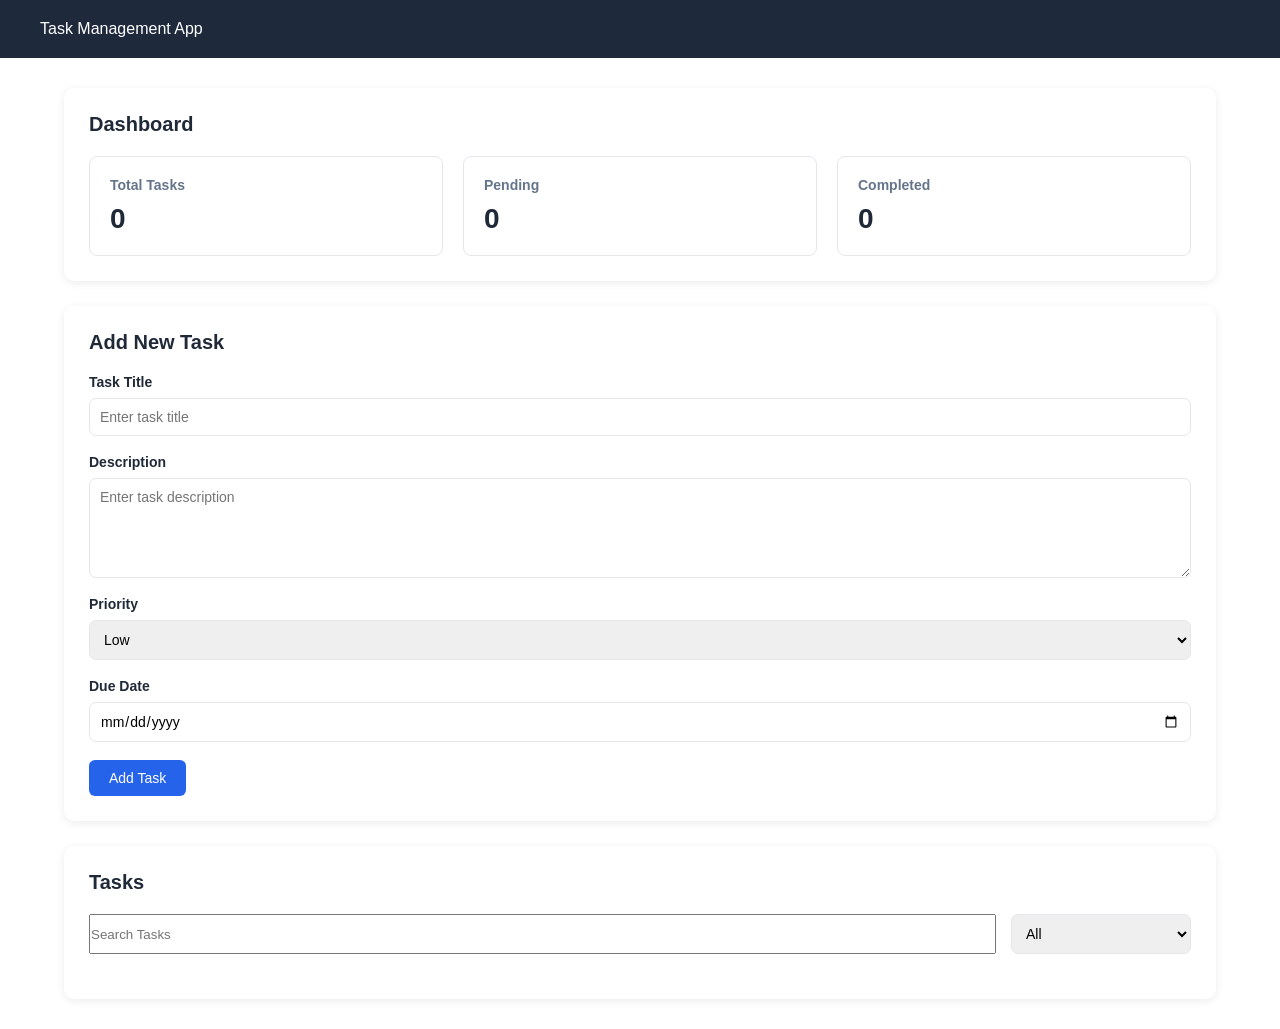
<file: index.html>
<!DOCTYPE html>
<html lang="en">
<head>
    <meta charset="UTF-8">
    <meta name="viewport" content="width=device-width, initial-scale=1.0">
    <title>Task Management App</title>
    <link rel="stylesheet" href="style.css">

</head>
<body>
    <header>Task Management App</header>
    <main>
        <section class="dashboard">
            <h2>Dashboard</h2>
            <div class="dashboard-cards">

    <div>
        <h3>Total Tasks</h3>
        <p id="totalTasks">0</p>
    </div>

    <div>
        <h3>Pending</h3>
        <p id="pendingTasks">0</p>
    </div>

    <div>
        <h3>Completed</h3>
        <p id="completedTasks">0</p>
    </div>

</div>
        </section>
        <!-- add new task -->

    <section>
        <h2>Add New Task</h2>
        <form action="" id="taskForm">
<div>
    <label for="taskTitle" >Task Title</label>
    <input type="text" id="taskTitle" placeholder="Enter task title "
    required>
</div>
<div>
    <label for="taskDescription" >Description</label>
  <textarea id="taskDescription"
  placeholder="Enter task description"
  ></textarea>
</div>
<div>
    <label for="taskPriority">Priority</label>
    <select id="taskPriority">
        <option value="low">Low</option>
        <option value="medium">Medium</option>
        <option value="high">High</option>
    </select>
</div>

<div>
    <label for="taskDate">Due Date</label>
    <input type="date" id="taskDate">
</div>
<button type="submit">
    Add Task
</button>
        </form>
    </section>
    <!-- task list 
      -->

      <section>
    <h2>Tasks</h2>
    <div class="task-controls">
        <input type="text" id="searchTask"
        placeholder="Search Tasks">

        <select id="filterStatus">
            <option value="all">All</option>
            <option value="pending">Pending</option>
            <option value="completed" >Completed</option>
        </select>
    </div>

    <div id="taskList">
        <!-- this is will be added by using javascript -->
    </div>
      </section>
    </main>
     <script src="script.js"></script>
</body>
</html>
</file>
<file: style.css>
*{
    margin:0;
    padding:0;
    box-sizing:border-box;
  
}

body{
    font-family: arial,sans-serif;
    background: color #f5f5f5;
    color:#1f2937;
}

header{
   background-color:#1e293b;
   color:white;
padding: 20px 40px;
}
header h1{
    font-size:24px;
}

main{
    width:90%;
    max-width:1200px;
    margin:30px auto;
    

}

section{
    background-color:white;
    padding:25px;

    margin-bottom:25px;
    border-radius:10px;
    box-shadow: 0 2px 8px rgba(0, 0, 0, 0.08);
}

section h2{
    margin-bottom:20px;
    font-size:20px;
}
.dashboard-cards{
    display: grid;
        grid-template-columns: repeat(3, 1fr);
        gap: 20px;

}
.dashboard-cards>div {
border:1px solid #e5e7eb;
padding:20px;
border-radius:8px;
}
.dashboard-cards h3{
    font-size:14px;
    margin-bottom:10px;
    color: #64748b;
} 

 .dashboard-cards p{
    font-size:28px;
    font-weight:bold;
}

/* add task-section */

form{
    display:grid;
    gap:18px;
}

form div{
    display:flex;
    flex-direction:column;
    gap:8px;
}

form label{
    font-size:14px;
    font-weight:600;
   
}
form input, form textarea,select{
    padding :10px;
    border:1px solid #e5e7eb;
    border-radius:7px;
    width: 100%;
    font-size:14px;
    font-family: inherit;
}

textarea{
    resize: vertical;
    min-height: 100px;
  
}

input:focus,
textarea:focus,
select:focus {
    outline: none;
    border-color: #2563eb;
}
button{
    width: fit-content;
    padding: 10px 20px;
    background-color: #2563eb;
    border:none;
    color:white;
    border-radius:6px;
    font-size: 14px;
        cursor: pointer;
}
button:hover{
    background-color: #1d4ed8;
}

.task-controls{
    display:flex;
    gap:15px;
    margin-bottom:20px

}
.task-controls input {
    flex: 1;
}
.task-controls select {
    width: 180px;
}
@media (max-width: 768px) {

    .dashboard-cards {
        grid-template-columns: 1fr;
    }

    .task-controls {
        flex-direction: column;
    }

    .task-controls select {
        width: 100%;
    }

    header {
        padding: 20px;
    }

    main {
        width: 95%;
    }
}


.task-card{

border: 1px solid #e5e7eb;
padding:20px;
border-radius:8px;
margin-bottom:15px;
background-color: #ffffff;
}

.task-card h3 {
    margin-bottom:10px;
   
}
.task-card p{
    margin-bottom:6px;


}
</file>
<file: css/style.css>
*{
    margin:0;
    padding:0;
    box-sizing:border-box;
  
}

body{
    font-family: arial,sans-serif;
    background: color #f5f5f5;
    color:#1f2937;
}

header{
   background-color:#1e293b;
   color:white;
padding: 20px 40px;
}
header h1{
    font-size:24px;
}

main{
    width:90%;
    max-width:1200px;
    margin:30px auto;
    

}

section{
    background-color:white;
    padding:25px;

    margin-bottom:25px;
    border-radius:10px;
    box-shadow: 0 2px 8px rgba(0, 0, 0, 0.08);
}

section h2{
    margin-bottom:20px;
    font-size:20px;
}
.dashboard-cards{
    display: grid;
        grid-template-columns: repeat(3, 1fr);
        gap: 20px;

}
.dashboard-cards>div {
border:1px solid #e5e7eb;
padding:20px;
border-radius:8px;
}
.dashboard-cards h3{
    font-size:14px;
    margin-bottom:10px;
    color: #64748b;
} 

 .dashboard-cards p{
    font-size:28px;
    font-weight:bold;
}

/* add task-section */

form{
    display:grid;
    gap:18px;
}

form div{
    display:flex;
    flex-direction:column;
    gap:8px;
}

form label{
    font-size:14px;
    font-weight:600;
   
}
form input, form textarea,select{
    padding :10px;
    border:1px solid #e5e7eb;
    border-radius:7px;
    width: 100%;
    font-size:14px;
    font-family: inherit;
}

textarea{
    resize: vertical;
    min-height: 100px;
  
}

input:focus,
textarea:focus,
select:focus {
    outline: none;
    border-color: #2563eb;
}
button{
    width: fit-content;
    padding: 10px 20px;
    background-color: #2563eb;
    border:none;
    color:white;
    border-radius:6px;
    font-size: 14px;
        cursor: pointer;
}
button:hover{
    background-color: #1d4ed8;
}

.task-controls{
    display:flex;
    gap:15px;
    margin-bottom:20px

}
.task-controls input {
    flex: 1;
}
.task-controls select {
    width: 180px;
}
@media (max-width: 768px) {

    .dashboard-cards {
        grid-template-columns: 1fr;
    }

    .task-controls {
        flex-direction: column;
    }

    .task-controls select {
        width: 100%;
    }

    header {
        padding: 20px;
    }

    main {
        width: 95%;
    }
}


.task-card{

border: 1px solid #e5e7eb;
padding:20px;
border-radius:8px;
margin-bottom:15px;
background-color: #ffffff;
}

.task-card h3 {
    margin-bottom:10px;
   
}
.task-card p{
    margin-bottom:6px;


}
</file>
